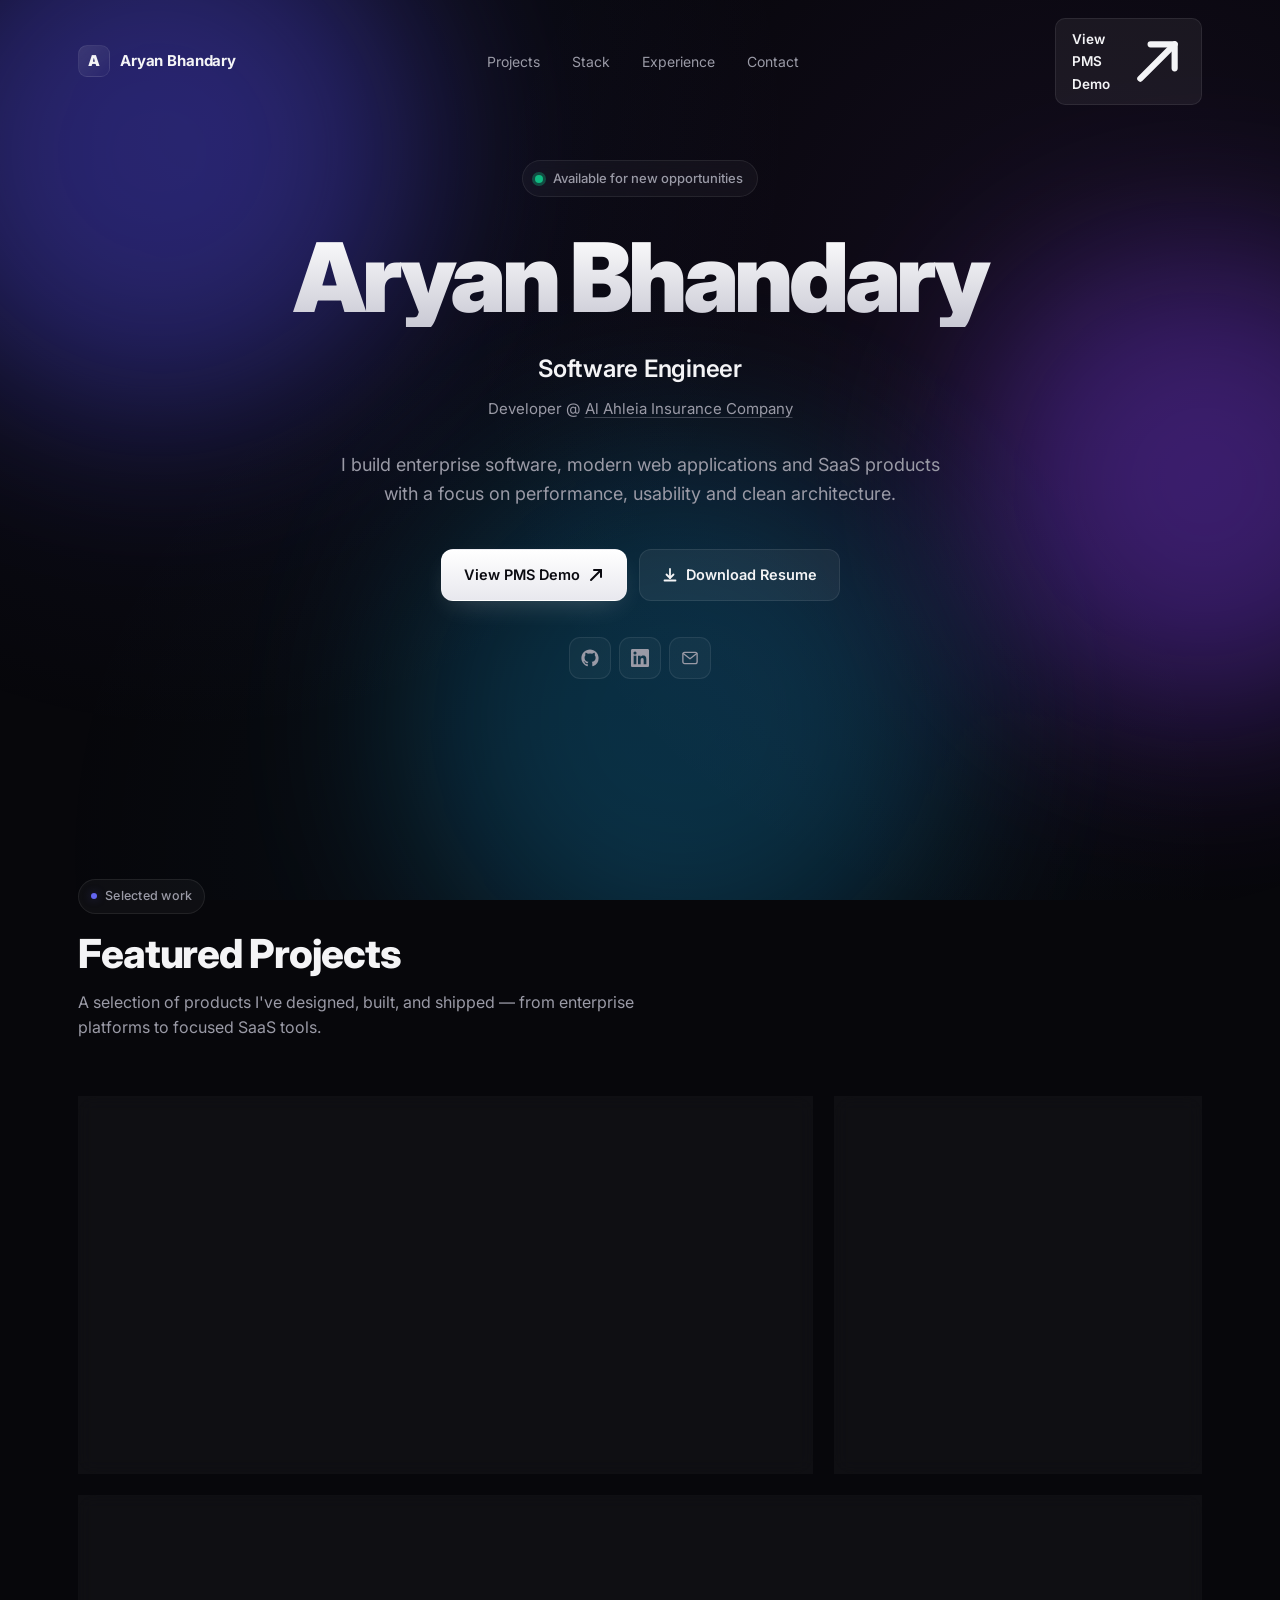
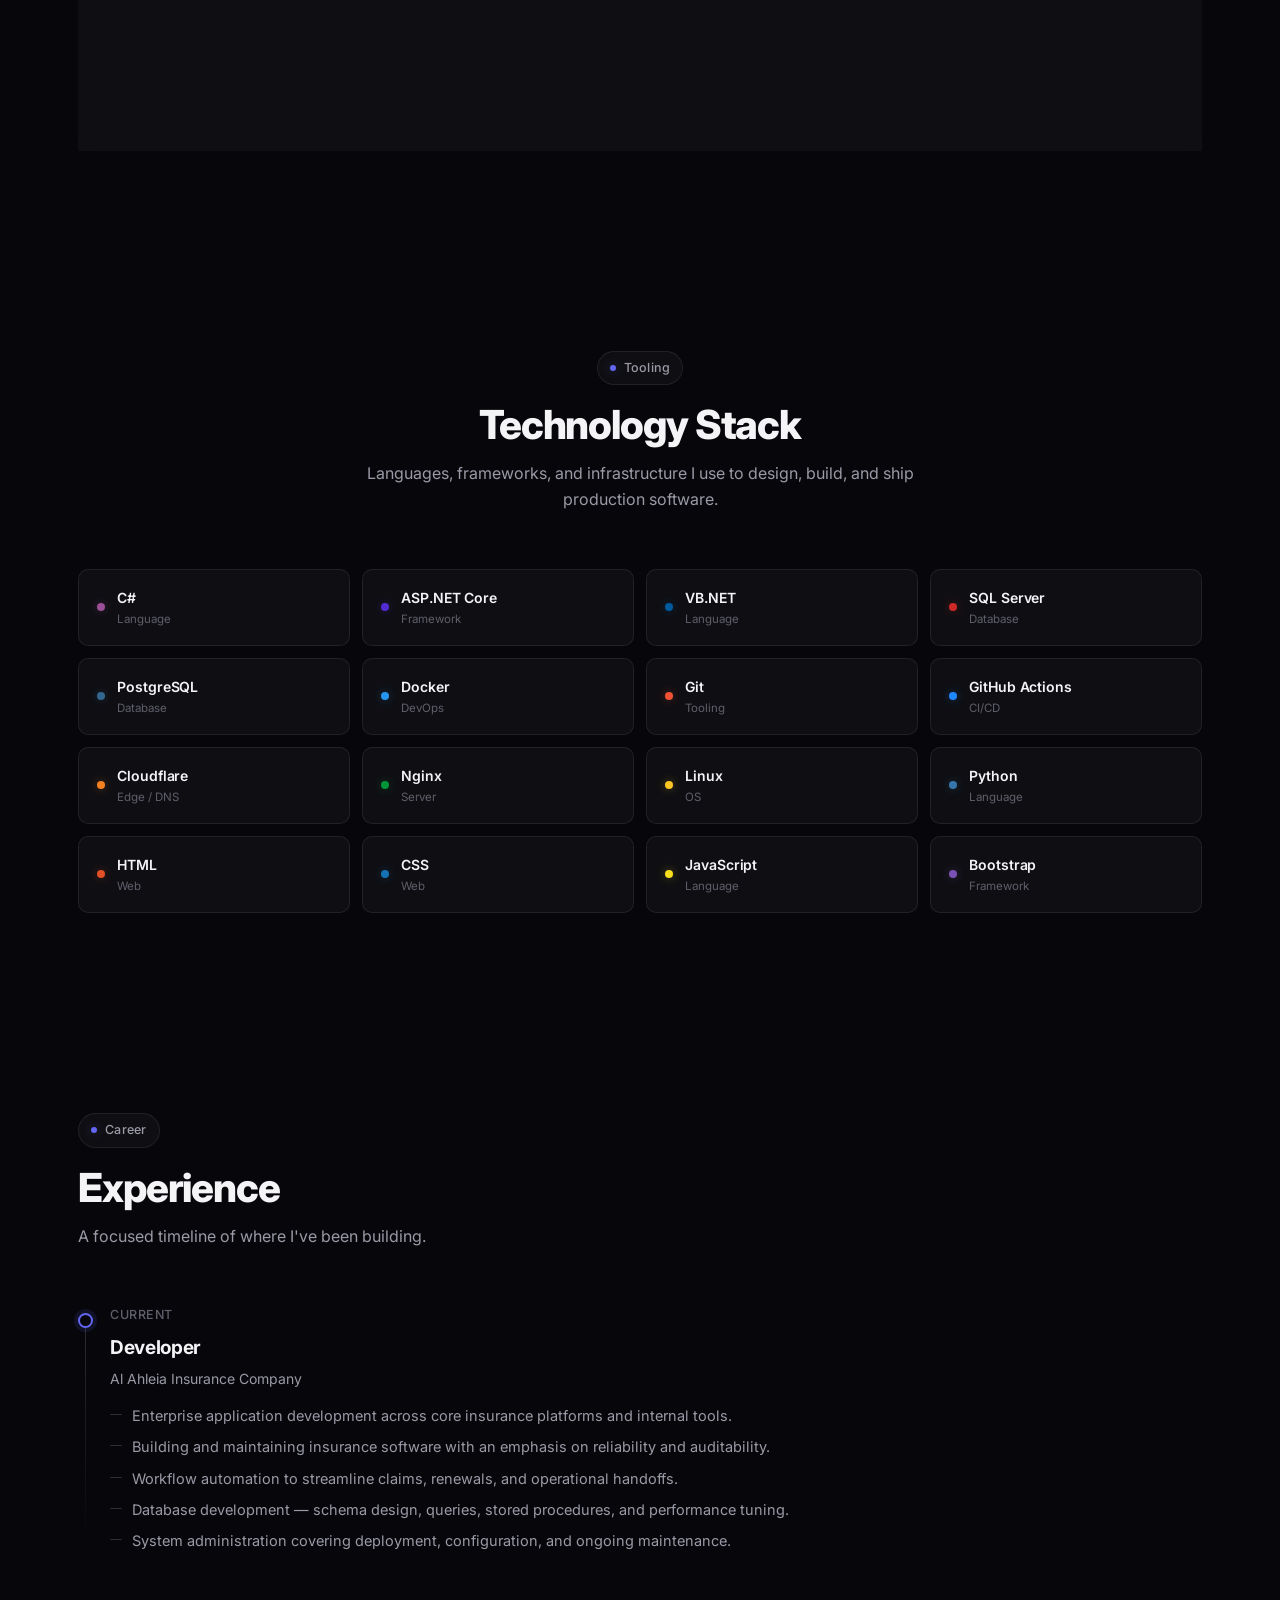
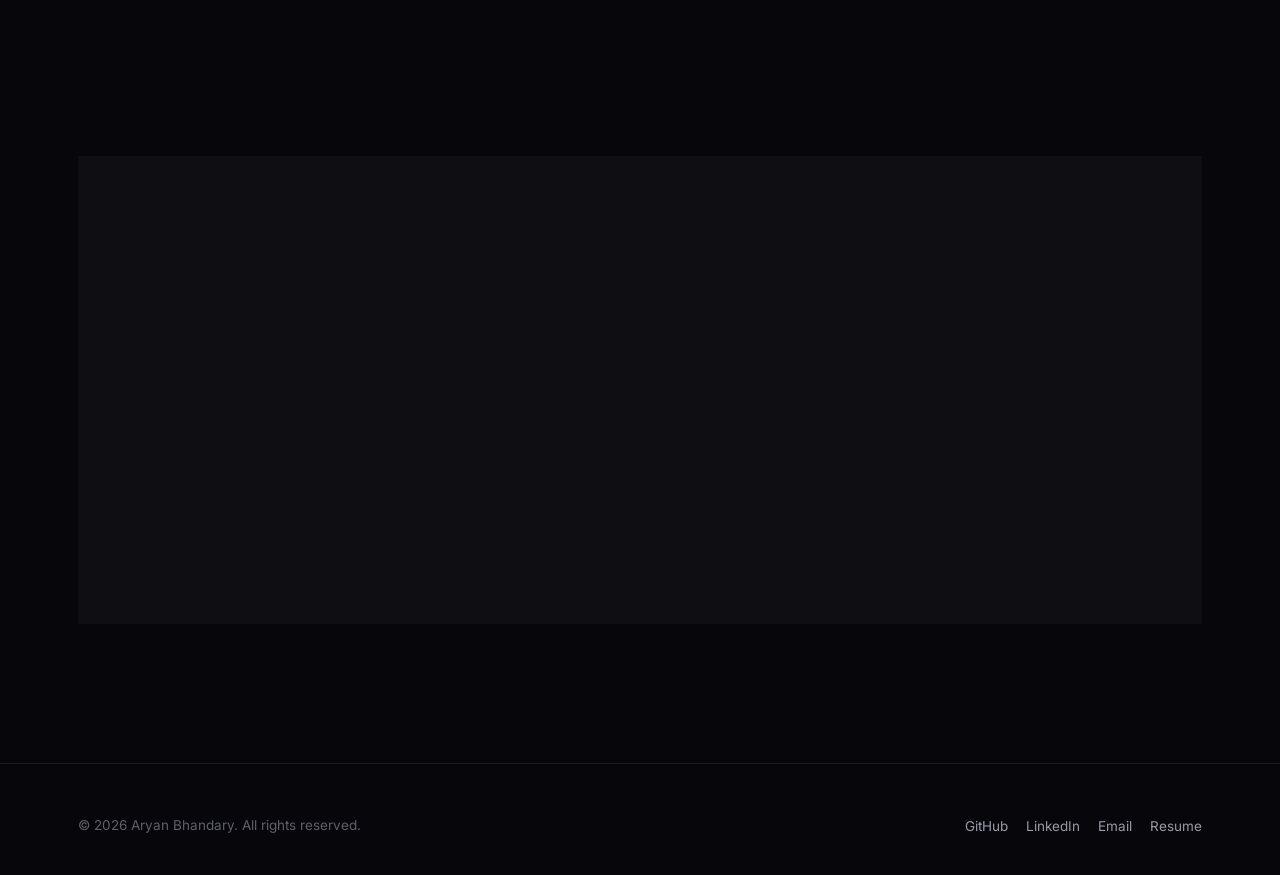
<file: deploy/sites/aryanb.dev/index.html>
<!DOCTYPE html>
<html lang="en">
<head>
<meta charset="UTF-8" />
<meta name="viewport" content="width=device-width, initial-scale=1.0" />

<title>Aryan Bhandary — Software Engineer</title>
<meta name="description" content="Aryan Bhandary is a Software Engineer building enterprise software, modern web applications, and SaaS products with a focus on performance, usability, and clean architecture." />
<meta name="author" content="Aryan Bhandary" />
<meta name="theme-color" content="#07070b" />

<!-- Open Graph -->
<meta property="og:type" content="website" />
<meta property="og:title" content="Aryan Bhandary — Software Engineer" />
<meta property="og:description" content="Software Engineer building enterprise software, modern web applications, and SaaS products with a focus on performance, usability, and clean architecture." />
<meta property="og:url" content="https://aryanb.dev" />
<meta property="og:site_name" content="Aryan Bhandary — Software Engineer" />
<meta property="og:locale" content="en_US" />

<!-- Twitter -->
<meta name="twitter:card" content="summary_large_image" />
<meta name="twitter:title" content="Aryan Bhandary — Software Engineer" />
<meta name="twitter:description" content="Software Engineer building enterprise software, modern web applications, and SaaS products." />
<meta name="twitter:creator" content="@aryanbdev" />

<!-- Favicon (inline SVG) -->
<link rel="icon" href="data:image/svg+xml,%3Csvg xmlns='http://www.w3.org/2000/svg' viewBox='0 0 100 100'%3E%3Crect width='100' height='100' rx='24' fill='%2307070b'/%3E%3Ctext x='50' y='72' font-family='Inter,sans-serif' font-size='62' font-weight='800' text-anchor='middle' fill='%23ffffff'%3EA%3C/text%3E%3C/svg%3E" />
<link rel="apple-touch-icon" href="data:image/svg+xml,%3Csvg xmlns='http://www.w3.org/2000/svg' viewBox='0 0 100 100'%3E%3Crect width='100' height='100' rx='24' fill='%2307070b'/%3E%3Ctext x='50' y='72' font-family='Inter,sans-serif' font-size='62' font-weight='800' text-anchor='middle' fill='%23ffffff'%3EA%3C/text%3E%3C/svg%3E" />

<!-- Fonts -->
<link rel="preconnect" href="https://fonts.googleapis.com" />
<link rel="preconnect" href="https://fonts.gstatic.com" crossorigin />
<link href="https://fonts.googleapis.com/css2?family=Inter:wght@400;500;600;700;800;900&display=swap" rel="stylesheet" />

<!-- JSON-LD Person -->
<script type="application/ld+json">
{
  "@context": "https://schema.org",
  "@type": "Person",
  "name": "Aryan Bhandary",
  "jobTitle": "Software Engineer",
  "email": "mailto:hello@aryanb.dev",
  "url": "https://aryanb.dev",
  "worksFor": {
    "@type": "Organization",
    "name": "Al Ahleia Insurance Company"
  },
  "sameAs": [
    "https://github.com/RedSun18",
    "https://www.linkedin.com/in/aryan-bhandary-0812b8217/"
  ]
}
</script>

<style>
  /* ===== Reset ===== */
  *, *::before, *::after { box-sizing: border-box; margin: 0; padding: 0; }
  html { scroll-behavior: smooth; -webkit-text-size-adjust: 100%; }
  @media (prefers-reduced-motion: reduce) {
    html { scroll-behavior: auto; }
    *, *::before, *::after {
      animation-duration: 0.01ms !important;
      animation-iteration-count: 1 !important;
      transition-duration: 0.01ms !important;
    }
  }

  :root {
    --bg: #07070b;
    --bg-alt: #0a0a10;
    --surface: rgba(255, 255, 255, 0.035);
    --surface-2: rgba(255, 255, 255, 0.06);
    --surface-hover: rgba(255, 255, 255, 0.075);
    --border: rgba(255, 255, 255, 0.08);
    --border-strong: rgba(255, 255, 255, 0.16);
    --text: #f4f4f6;
    --text-muted: #9a9aa6;
    --text-dim: #5f5f6b;
    --accent: #6366f1;
    --accent-2: #a855f7;
    --accent-glow: rgba(99, 102, 241, 0.35);
    --accent-2-glow: rgba(168, 85, 247, 0.28);
    --radius: 18px;
    --radius-sm: 10px;
    --radius-lg: 28px;
    --max-width: 1180px;
  }

  body {
    font-family: 'Inter', -apple-system, BlinkMacSystemFont, 'Segoe UI', Roboto, sans-serif;
    background: var(--bg);
    color: var(--text);
    line-height: 1.65;
    font-size: 16px;
    -webkit-font-smoothing: antialiased;
    -moz-osx-font-smoothing: grayscale;
    overflow-x: hidden;
    position: relative;
    min-height: 100vh;
  }

  /* ===== Background accents ===== */
  .bg-accent {
    position: fixed;
    inset: 0;
    z-index: -2;
    overflow: hidden;
    pointer-events: none;
  }
  .bg-accent::before {
    content: '';
    position: absolute;
    top: 0; left: 0; right: 0; bottom: 0;
    background:
      radial-gradient(circle at 15% 15%, rgba(99, 102, 241, 0.10), transparent 45%),
      radial-gradient(circle at 85% 35%, rgba(168, 85, 247, 0.08), transparent 50%),
      radial-gradient(circle at 50% 95%, rgba(56, 189, 248, 0.05), transparent 55%);
  }
  .bg-blob {
    position: absolute;
    border-radius: 50%;
    filter: blur(90px);
    opacity: 0.4;
    animation: float 22s ease-in-out infinite;
  }
  .blob-1 { top: -12%; left: -8%; width: 520px; height: 520px; background: #4f46e5; }
  .blob-2 { top: 28%; right: -12%; width: 460px; height: 460px; background: #7c3aed; animation-delay: -7s; }
  .blob-3 { bottom: -10%; left: 32%; width: 540px; height: 540px; background: #0ea5e9; animation-delay: -14s; opacity: 0.22; }
  @keyframes float {
    0%, 100% { transform: translate(0, 0) scale(1); }
    33% { transform: translate(40px, -30px) scale(1.06); }
    66% { transform: translate(-30px, 25px) scale(0.96); }
  }

  /* ===== Layout ===== */
  .container { width: 100%; max-width: var(--max-width); margin: 0 auto; padding: 0 28px; }

  /* ===== Nav ===== */
  .nav {
    position: fixed;
    top: 0; left: 0; right: 0;
    z-index: 100;
    padding: 18px 0;
    transition: background-color 0.35s ease, border-color 0.35s ease, backdrop-filter 0.35s ease;
    border-bottom: 1px solid transparent;
  }
  .nav.scrolled {
    background: rgba(7, 7, 11, 0.72);
    backdrop-filter: saturate(160%) blur(20px);
    -webkit-backdrop-filter: saturate(160%) blur(20px);
    border-bottom-color: var(--border);
  }
  .nav-inner {
    display: flex;
    align-items: center;
    justify-content: space-between;
    gap: 24px;
  }
  .brand {
    display: inline-flex;
    align-items: center;
    gap: 10px;
    text-decoration: none;
    color: var(--text);
    font-weight: 700;
    font-size: 15px;
    letter-spacing: -0.01em;
    transition: opacity 0.2s ease;
  }
  .brand:hover { opacity: 0.85; }
  .brand-mark {
    width: 32px; height: 32px;
    display: grid; place-items: center;
    background: linear-gradient(135deg, rgba(255,255,255,0.10), rgba(255,255,255,0.02));
    border: 1px solid var(--border);
    border-radius: 9px;
    font-weight: 900;
    font-size: 15px;
    color: var(--text);
  }

  .nav-links {
    display: flex;
    align-items: center;
    gap: 4px;
    list-style: none;
  }
  .nav-links a {
    display: inline-flex;
    align-items: center;
    padding: 8px 14px;
    font-size: 14px;
    color: var(--text-muted);
    text-decoration: none;
    border-radius: 8px;
    transition: color 0.2s ease, background-color 0.2s ease;
  }
  .nav-links a:hover { color: var(--text); background: var(--surface); }

  .nav-cta {
    display: inline-flex;
    align-items: center;
    gap: 6px;
    padding: 9px 16px;
    font-size: 13.5px;
    font-weight: 600;
    color: var(--text);
    background: var(--surface-2);
    border: 1px solid var(--border);
    border-radius: 10px;
    text-decoration: none;
    transition: transform 0.2s ease, background-color 0.2s ease, border-color 0.2s ease;
  }
  .nav-cta:hover {
    transform: translateY(-1px);
    background: var(--surface-hover);
    border-color: var(--border-strong);
  }

  .menu-btn {
    display: none;
    width: 40px; height: 40px;
    align-items: center;
    justify-content: center;
    background: var(--surface-2);
    border: 1px solid var(--border);
    border-radius: 10px;
    cursor: pointer;
    color: var(--text);
  }
  .menu-btn:hover { background: var(--surface-hover); }
  .menu-btn svg { width: 18px; height: 18px; }

  /* ===== Buttons ===== */
  .btn {
    display: inline-flex;
    align-items: center;
    justify-content: center;
    gap: 8px;
    padding: 13px 22px;
    font-size: 14.5px;
    font-weight: 600;
    text-decoration: none;
    border-radius: 12px;
    border: 1px solid transparent;
    transition: transform 0.2s ease, box-shadow 0.25s ease, background-color 0.2s ease, border-color 0.2s ease, color 0.2s ease;
    cursor: pointer;
    white-space: nowrap;
    font-family: inherit;
  }
  .btn svg { width: 16px; height: 16px; flex-shrink: 0; }
  .btn-primary {
    background: linear-gradient(180deg, #ffffff, #e8e8ee);
    color: #0a0a10;
    border-color: rgba(255,255,255,0.16);
    box-shadow: 0 10px 28px -10px rgba(255,255,255,0.22), inset 0 1px 0 rgba(255,255,255,0.5);
  }
  .btn-primary:hover {
    transform: translateY(-2px);
    box-shadow: 0 16px 40px -12px rgba(255,255,255,0.3), inset 0 1px 0 rgba(255,255,255,0.6);
  }
  .btn-secondary {
    background: var(--surface-2);
    color: var(--text);
    border-color: var(--border);
    backdrop-filter: blur(10px);
  }
  .btn-secondary:hover {
    transform: translateY(-2px);
    background: var(--surface-hover);
    border-color: var(--border-strong);
  }
  .btn-ghost {
    background: transparent;
    color: var(--text);
    border-color: var(--border);
    padding: 9px 14px;
    font-size: 13.5px;
  }
  .btn-ghost:hover {
    background: var(--surface);
    border-color: var(--border-strong);
    transform: translateY(-1px);
  }
  .btn-block { width: 100%; }

  /* ===== Section ===== */
  section { padding: 100px 0; position: relative; }
  .section-head { max-width: 640px; margin-bottom: 56px; }
  .section-head.center { margin-left: auto; margin-right: auto; text-align: center; }
  .eyebrow {
    display: inline-flex;
    align-items: center;
    gap: 8px;
    padding: 6px 12px;
    font-size: 12.5px;
    font-weight: 500;
    color: var(--text-muted);
    background: var(--surface);
    border: 1px solid var(--border);
    border-radius: 100px;
    margin-bottom: 18px;
    letter-spacing: 0.02em;
  }
  .eyebrow .dot {
    width: 6px; height: 6px;
    border-radius: 50%;
    background: var(--accent);
    box-shadow: 0 0 10px var(--accent-glow);
  }
  .section-title {
    font-size: clamp(28px, 4vw, 40px);
    font-weight: 800;
    letter-spacing: -0.028em;
    line-height: 1.1;
    margin-bottom: 14px;
  }
  .section-sub {
    font-size: 16px;
    color: var(--text-muted);
    line-height: 1.6;
    max-width: 56ch;
  }
  .section-head.center .section-sub { margin: 0 auto; }

  /* ===== Hero ===== */
  .hero { padding: 160px 0 100px; position: relative; }
  .hero-inner {
    max-width: 880px;
    margin: 0 auto;
    text-align: center;
  }
  .hero-eyebrow {
    display: inline-flex;
    align-items: center;
    gap: 10px;
    padding: 7px 14px 7px 8px;
    font-size: 13px;
    font-weight: 500;
    color: var(--text-muted);
    background: var(--surface);
    border: 1px solid var(--border);
    border-radius: 100px;
    backdrop-filter: blur(10px);
    margin-bottom: 32px;
    opacity: 0;
    animation: fadeUp 0.7s 0.05s ease forwards;
  }
  .hero-eyebrow .pulse {
    position: relative;
    width: 8px; height: 8px;
    border-radius: 50%;
    background: #10b981;
    margin-left: 4px;
  }
  .hero-eyebrow .pulse::after {
    content: '';
    position: absolute;
    inset: -3px;
    border-radius: 50%;
    background: #10b981;
    opacity: 0.35;
    animation: ping 2s cubic-bezier(0,0,0.2,1) infinite;
  }
  @keyframes ping {
    0% { transform: scale(1); opacity: 0.5; }
    80%, 100% { transform: scale(2.2); opacity: 0; }
  }

  .hero h1 {
    font-size: clamp(46px, 8.5vw, 96px);
    font-weight: 900;
    line-height: 1.02;
    letter-spacing: -0.045em;
    margin-bottom: 22px;
    background: linear-gradient(180deg, #ffffff 0%, #c9c9d4 100%);
    -webkit-background-clip: text;
    background-clip: text;
    -webkit-text-fill-color: transparent;
    opacity: 0;
    animation: fadeUp 0.8s 0.12s ease forwards;
  }
  .hero-role {
    font-size: clamp(18px, 2.4vw, 24px);
    font-weight: 600;
    color: var(--text);
    margin-bottom: 8px;
    letter-spacing: -0.01em;
    opacity: 0;
    animation: fadeUp 0.8s 0.2s ease forwards;
  }
  .hero-company {
    font-size: 15px;
    color: var(--text-muted);
    margin-bottom: 28px;
    opacity: 0;
    animation: fadeUp 0.8s 0.26s ease forwards;
  }
  .hero-company a {
    color: var(--text-muted);
    text-decoration: underline;
    text-decoration-color: rgba(154,154,166,0.35);
    text-underline-offset: 3px;
    transition: color 0.2s ease;
  }
  .hero-company a:hover { color: var(--text); }
  .hero-desc {
    font-size: clamp(16px, 1.5vw, 18px);
    color: var(--text-muted);
    max-width: 620px;
    margin: 0 auto 40px;
    line-height: 1.65;
    opacity: 0;
    animation: fadeUp 0.8s 0.32s ease forwards;
  }
  .hero-cta {
    display: flex;
    flex-wrap: wrap;
    gap: 12px;
    justify-content: center;
    margin-bottom: 36px;
    opacity: 0;
    animation: fadeUp 0.8s 0.4s ease forwards;
  }
  .hero-socials {
    display: flex;
    gap: 8px;
    justify-content: center;
    opacity: 0;
    animation: fadeUp 0.8s 0.48s ease forwards;
  }
  .icon-btn {
    width: 42px; height: 42px;
    display: inline-flex;
    align-items: center;
    justify-content: center;
    background: var(--surface);
    border: 1px solid var(--border);
    border-radius: 11px;
    color: var(--text-muted);
    text-decoration: none;
    transition: transform 0.2s ease, color 0.2s ease, background-color 0.2s ease, border-color 0.2s ease;
  }
  .icon-btn svg { width: 18px; height: 18px; }
  .icon-btn:hover {
    transform: translateY(-2px);
    color: var(--text);
    background: var(--surface-hover);
    border-color: var(--border-strong);
  }

  @keyframes fadeUp {
    from { opacity: 0; transform: translateY(20px); }
    to { opacity: 1; transform: translateY(0); }
  }
  @keyframes fadeIn {
    from { opacity: 0; }
    to { opacity: 1; }
  }

  /* ===== Projects ===== */
  .projects-grid {
    display: grid;
    grid-template-columns: repeat(1, 1fr);
    gap: 22px;
  }
  @media (min-width: 880px) {
    .projects-grid { grid-template-columns: 2fr 1fr; }
    .projects-grid .project:nth-child(3) { grid-column: span 2; }
  }
  .project {
    position: relative;
    background: var(--surface);
    border: 1px solid var(--border);
    border-radius: var(--radius);
    padding: 28px;
    overflow: hidden;
    transition: transform 0.3s ease, border-color 0.3s ease, background-color 0.3s ease;
    display: flex;
    flex-direction: column;
    backdrop-filter: blur(8px);
  }
  .project::before {
    content: '';
    position: absolute;
    inset: 0;
    background: radial-gradient(600px circle at var(--mx, 50%) var(--my, 0%), rgba(99, 102, 241, 0.10), transparent 45%);
    opacity: 0;
    transition: opacity 0.4s ease;
    pointer-events: none;
  }
  .project:hover {
    transform: translateY(-4px);
    border-color: var(--border-strong);
    background: var(--surface-2);
  }
  .project:hover::before { opacity: 1; }

  .project-head {
    display: flex;
    align-items: flex-start;
    justify-content: space-between;
    gap: 16px;
    margin-bottom: 22px;
  }
  .project-icon {
    width: 44px; height: 44px;
    display: grid; place-items: center;
    background: linear-gradient(135deg, rgba(99,102,241,0.18), rgba(168,85,247,0.12));
    border: 1px solid var(--border);
    border-radius: 12px;
    color: var(--text);
  }
  .project-icon svg { width: 20px; height: 20px; }

  .badge {
    display: inline-flex;
    align-items: center;
    gap: 6px;
    padding: 4px 10px;
    font-size: 11.5px;
    font-weight: 500;
    letter-spacing: 0.02em;
    border-radius: 100px;
    border: 1px solid var(--border);
    background: var(--surface);
    color: var(--text-muted);
    white-space: nowrap;
  }
  .badge.live { color: #10b981; border-color: rgba(16, 185, 129, 0.25); background: rgba(16, 185, 129, 0.08); }
  .badge.soon { color: #f59e0b; border-color: rgba(245, 158, 11, 0.25); background: rgba(245, 158, 11, 0.08); }
  .badge .dot {
    width: 5px; height: 5px;
    border-radius: 50%;
    background: currentColor;
  }

  .project h3 {
    font-size: 22px;
    font-weight: 700;
    letter-spacing: -0.02em;
    margin-bottom: 8px;
  }
  .project-desc {
    color: var(--text-muted);
    font-size: 14.5px;
    line-height: 1.6;
    margin-bottom: 22px;
    flex: 1;
  }
  .project-stack {
    display: flex;
    flex-wrap: wrap;
    gap: 6px;
    margin-bottom: 22px;
  }
  .stack-tag {
    font-size: 11.5px;
    font-weight: 500;
    color: var(--text-muted);
    padding: 4px 10px;
    background: var(--surface-2);
    border: 1px solid var(--border);
    border-radius: 7px;
  }
  .project-actions {
    display: flex;
    flex-wrap: wrap;
    gap: 10px;
  }

  /* ===== Tech Stack ===== */
  .stack-grid {
    display: grid;
    grid-template-columns: repeat(2, 1fr);
    gap: 12px;
  }
  @media (min-width: 640px) { .stack-grid { grid-template-columns: repeat(3, 1fr); } }
  @media (min-width: 980px) { .stack-grid { grid-template-columns: repeat(4, 1fr); } }
  .tech {
    display: flex;
    align-items: center;
    gap: 12px;
    padding: 16px 18px;
    background: var(--surface);
    border: 1px solid var(--border);
    border-radius: var(--radius-sm);
    transition: transform 0.2s ease, background-color 0.2s ease, border-color 0.2s ease;
  }
  .tech:hover {
    transform: translateY(-2px);
    background: var(--surface-2);
    border-color: var(--border-strong);
  }
  .tech-dot {
    width: 8px; height: 8px;
    border-radius: 50%;
    flex-shrink: 0;
  }
  .tech-name {
    font-size: 14px;
    font-weight: 600;
    color: var(--text);
    letter-spacing: -0.005em;
  }
  .tech-cat {
    font-size: 11.5px;
    color: var(--text-dim);
    margin-top: 1px;
  }

  /* ===== Experience timeline ===== */
  .timeline {
    position: relative;
    padding-left: 32px;
    max-width: 760px;
  }
  .timeline::before {
    content: '';
    position: absolute;
    left: 7px;
    top: 8px;
    bottom: 8px;
    width: 1px;
    background: linear-gradient(180deg, var(--border-strong), var(--border), transparent);
  }
  .tl-item { position: relative; padding-bottom: 4px; }
  .tl-item::before {
    content: '';
    position: absolute;
    left: -32px;
    top: 8px;
    width: 15px; height: 15px;
    border-radius: 50%;
    background: var(--bg);
    border: 2px solid var(--accent);
    box-shadow: 0 0 0 4px rgba(99, 102, 241, 0.12);
  }
  .tl-period {
    font-size: 12.5px;
    color: var(--text-dim);
    font-weight: 500;
    letter-spacing: 0.04em;
    text-transform: uppercase;
    margin-bottom: 6px;
  }
  .tl-role {
    font-size: 19px;
    font-weight: 700;
    letter-spacing: -0.018em;
    margin-bottom: 4px;
  }
  .tl-company {
    font-size: 14px;
    color: var(--text-muted);
    margin-bottom: 14px;
  }
  .tl-list {
    list-style: none;
    display: grid;
    gap: 8px;
  }
  .tl-list li {
    position: relative;
    padding-left: 22px;
    color: var(--text-muted);
    font-size: 14.5px;
    line-height: 1.6;
  }
  .tl-list li::before {
    content: '';
    position: absolute;
    left: 0;
    top: 10px;
    width: 12px;
    height: 1px;
    background: var(--border-strong);
  }

  /* ===== Contact ===== */
  .contact-card {
    background: var(--surface);
    border: 1px solid var(--border);
    border-radius: var(--radius-lg);
    padding: 56px 40px;
    text-align: center;
    backdrop-filter: blur(10px);
    position: relative;
    overflow: hidden;
  }
  .contact-card::before {
    content: '';
    position: absolute;
    top: -50%; left: 50%;
    transform: translateX(-50%);
    width: 600px; height: 400px;
    background: radial-gradient(circle, rgba(99, 102, 241, 0.12), transparent 60%);
    pointer-events: none;
  }
  .contact-card > * { position: relative; }
  .contact-card h2 {
    font-size: clamp(28px, 4vw, 40px);
    font-weight: 800;
    letter-spacing: -0.028em;
    margin-bottom: 14px;
  }
  .contact-card p {
    color: var(--text-muted);
    max-width: 480px;
    margin: 0 auto 32px;
    font-size: 16px;
  }
  .contact-email {
    display: inline-flex;
    align-items: center;
    gap: 10px;
    font-size: clamp(18px, 2.5vw, 24px);
    font-weight: 600;
    color: var(--text);
    text-decoration: none;
    padding: 12px 22px;
    background: var(--surface-2);
    border: 1px solid var(--border);
    border-radius: 14px;
    margin-bottom: 28px;
    transition: transform 0.2s ease, background-color 0.2s ease, border-color 0.2s ease;
    letter-spacing: -0.01em;
  }
  .contact-email:hover {
    transform: translateY(-2px);
    background: var(--surface-hover);
    border-color: var(--border-strong);
  }
  .contact-email svg { width: 20px; height: 20px; color: var(--text-muted); }
  .contact-socials {
    display: flex;
    gap: 10px;
    justify-content: center;
  }

  /* ===== Footer ===== */
  footer {
    padding: 48px 0 36px;
    border-top: 1px solid var(--border);
    margin-top: 40px;
  }
  .footer-inner {
    display: flex;
    flex-wrap: wrap;
    align-items: center;
    justify-content: space-between;
    gap: 16px;
  }
  .footer-inner p {
    color: var(--text-dim);
    font-size: 13.5px;
  }
  .footer-links {
    display: flex;
    gap: 18px;
    list-style: none;
  }
  .footer-links a {
    color: var(--text-muted);
    text-decoration: none;
    font-size: 13.5px;
    transition: color 0.2s ease;
  }
  .footer-links a:hover { color: var(--text); }

  /* ===== Scroll reveal ===== */
  .reveal {
    opacity: 0;
    transform: translateY(24px);
    transition: opacity 0.7s ease, transform 0.7s ease;
  }
  .reveal.in {
    opacity: 1;
    transform: translateY(0);
  }

  /* ===== Responsive ===== */
  @media (max-width: 820px) {
    .nav-links { display: none; }
    .nav-cta { display: none; }
    .menu-btn { display: inline-flex; }
    .nav-links.open {
      display: flex;
      position: absolute;
      top: calc(100% + 10px);
      left: 16px;
      right: 16px;
      flex-direction: column;
      align-items: stretch;
      gap: 2px;
      padding: 10px;
      background: rgba(10, 10, 16, 0.96);
      backdrop-filter: blur(20px);
      border: 1px solid var(--border);
      border-radius: 14px;
      box-shadow: 0 20px 50px -10px rgba(0,0,0,0.5);
    }
    .nav-links.open a { padding: 12px 14px; border-radius: 8px; }
    .nav-links.open .nav-cta-mobile { display: inline-flex; margin-top: 6px; }
  }
  @media (max-width: 600px) {
    section { padding: 72px 0; }
    .hero { padding: 130px 0 80px; }
    .project { padding: 24px; }
    .contact-card { padding: 40px 22px; }
    .container { padding: 0 20px; }
    .hero-cta { flex-direction: column; align-items: stretch; }
    .hero-cta .btn { width: 100%; }
  }
</style>
</head>
<body>

<!-- Background -->
<div class="bg-accent" aria-hidden="true">
  <div class="bg-blob blob-1"></div>
  <div class="bg-blob blob-2"></div>
  <div class="bg-blob blob-3"></div>
</div>

<!-- Nav -->
<header class="nav" id="nav">
  <div class="container nav-inner">
    <a href="#top" class="brand" aria-label="Aryan Bhandary — Home">
      <span class="brand-mark" aria-hidden="true">A</span>
      <span>Aryan Bhandary</span>
    </a>
    <nav aria-label="Primary">
      <ul class="nav-links" id="navLinks">
        <li><a href="#projects">Projects</a></li>
        <li><a href="#stack">Stack</a></li>
        <li><a href="#experience">Experience</a></li>
        <li><a href="#contact">Contact</a></li>
        <li><a href="https://pms.aryanb.dev" class="nav-cta-mobile btn btn-secondary btn-block" style="display:none" target="_blank" rel="noopener">View PMS Demo</a></li>
      </ul>
    </nav>
    <a href="https://pms.aryanb.dev" class="nav-cta" target="_blank" rel="noopener">
      View PMS Demo
      <svg viewBox="0 0 16 16" fill="none" stroke="currentColor" stroke-width="1.8" stroke-linecap="round" stroke-linejoin="round" aria-hidden="true"><path d="M6 3h7v7"/><path d="M13 3 3 13"/></svg>
    </a>
    <button class="menu-btn" id="menuBtn" aria-label="Toggle menu" aria-expanded="false" aria-controls="navLinks">
      <svg id="menuIcon" viewBox="0 0 16 16" fill="none" stroke="currentColor" stroke-width="1.8" stroke-linecap="round" aria-hidden="true"><path d="M2 4h12M2 8h12M2 12h12"/></svg>
    </button>
  </div>
</header>

<main id="top">

  <!-- Hero -->
  <section class="hero">
    <div class="container">
      <div class="hero-inner">
        <span class="hero-eyebrow">
          <span class="pulse" aria-hidden="true"></span>
          Available for new opportunities
        </span>
        <h1>Aryan Bhandary</h1>
        <p class="hero-role">Software Engineer</p>
        <p class="hero-company">Developer @ <a href="https://www.linkedin.com/in/aryan-bhandary-0812b8217/" target="_blank" rel="noopener">Al Ahleia Insurance Company</a></p>
        <p class="hero-desc">
          I build enterprise software, modern web applications and SaaS products with a focus on performance, usability and clean architecture.
        </p>
        <div class="hero-cta">
          <a href="https://pms.aryanb.dev" class="btn btn-primary" target="_blank" rel="noopener">
            View PMS Demo
            <svg viewBox="0 0 16 16" fill="none" stroke="currentColor" stroke-width="2" stroke-linecap="round" stroke-linejoin="round" aria-hidden="true"><path d="M6 3h7v7"/><path d="M13 3 3 13"/></svg>
          </a>
          <a href="/resume.pdf" class="btn btn-secondary" download>
            <svg viewBox="0 0 16 16" fill="none" stroke="currentColor" stroke-width="1.8" stroke-linecap="round" stroke-linejoin="round" aria-hidden="true"><path d="M8 2v9"/><path d="M4.5 7.5 8 11l3.5-3.5"/><path d="M2.5 13.5h11"/></svg>
            Download Resume
          </a>
        </div>
        <div class="hero-socials">
          <a href="https://github.com/RedSun18" class="icon-btn" target="_blank" rel="noopener" aria-label="GitHub">
            <svg viewBox="0 0 24 24" fill="currentColor" aria-hidden="true"><path d="M12 .5C5.65.5.5 5.65.5 12c0 5.08 3.29 9.39 7.86 10.91.58.11.79-.25.79-.56v-2c-3.2.7-3.88-1.54-3.88-1.54-.53-1.34-1.3-1.7-1.3-1.7-1.06-.72.08-.71.08-.71 1.17.08 1.79 1.2 1.79 1.2 1.04 1.78 2.73 1.27 3.4.97.11-.75.41-1.27.74-1.56-2.55-.29-5.23-1.28-5.23-5.69 0-1.26.45-2.28 1.19-3.09-.12-.29-.52-1.46.11-3.05 0 0 .97-.31 3.18 1.18a11 11 0 0 1 5.8 0c2.2-1.49 3.17-1.18 3.17-1.18.63 1.59.23 2.76.11 3.05.74.81 1.19 1.83 1.19 3.09 0 4.42-2.69 5.39-5.25 5.68.42.36.79 1.07.79 2.16v3.2c0 .31.21.68.8.56A11.51 11.51 0 0 0 23.5 12C23.5 5.65 18.35.5 12 .5Z"/></svg>
          </a>
          <a href="https://www.linkedin.com/in/aryan-bhandary-0812b8217/" class="icon-btn" target="_blank" rel="noopener" aria-label="LinkedIn">
            <svg viewBox="0 0 24 24" fill="currentColor" aria-hidden="true"><path d="M20.45 20.45h-3.56v-5.57c0-1.33-.02-3.04-1.85-3.04-1.85 0-2.14 1.45-2.14 2.94v5.67H9.35V9h3.42v1.56h.05c.48-.9 1.64-1.85 3.37-1.85 3.6 0 4.27 2.37 4.27 5.46v6.28ZM5.34 7.43a2.07 2.07 0 1 1 0-4.14 2.07 2.07 0 0 1 0 4.14ZM7.12 20.45H3.56V9h3.56v11.45ZM22.22 0H1.77C.79 0 0 .77 0 1.73v20.54C0 23.23.79 24 1.77 24h20.45c.98 0 1.78-.77 1.78-1.73V1.73C24 .77 23.2 0 22.22 0Z"/></svg>
          </a>
          <a href="mailto:hello@aryanb.dev" class="icon-btn" aria-label="Email">
            <svg viewBox="0 0 24 24" fill="none" stroke="currentColor" stroke-width="1.8" stroke-linecap="round" stroke-linejoin="round" aria-hidden="true"><rect x="2.5" y="4.5" width="19" height="15" rx="2.5"/><path d="m3 6 9 7 9-7"/></svg>
          </a>
        </div>
      </div>
    </div>
  </section>

  <!-- Projects -->
  <section id="projects" class="reveal">
    <div class="container">
      <div class="section-head">
        <span class="eyebrow"><span class="dot"></span> Selected work</span>
        <h2 class="section-title">Featured Projects</h2>
        <p class="section-sub">A selection of products I've designed, built, and shipped — from enterprise platforms to focused SaaS tools.</p>
      </div>

      <div class="projects-grid">
        <!-- Project 1 -->
        <article class="project" data-tilt>
          <div class="project-head">
            <div class="project-icon" aria-hidden="true">
              <svg viewBox="0 0 24 24" fill="none" stroke="currentColor" stroke-width="1.8" stroke-linecap="round" stroke-linejoin="round"><path d="M3 7h18M3 12h18M3 17h18"/><circle cx="6" cy="7" r="1.2" fill="currentColor"/><circle cx="6" cy="12" r="1.2" fill="currentColor"/><circle cx="6" cy="17" r="1.2" fill="currentColor"/></svg>
            </div>
            <span class="badge live"><span class="dot"></span> Live</span>
          </div>
          <h3>Performance Management System</h3>
          <p class="project-desc">Enterprise HR Performance Management platform built with ASP.NET Core. Streamlines goal setting, reviews, feedback, and analytics across the organization with role-based access and auditable workflows.</p>
          <div class="project-stack">
            <span class="stack-tag">ASP.NET Core</span>
            <span class="stack-tag">C#</span>
            <span class="stack-tag">SQL Server</span>
            <span class="stack-tag">Bootstrap</span>
          </div>
          <div class="project-actions">
            <a href="https://pms.aryanb.dev" class="btn btn-primary" target="_blank" rel="noopener">
              Live Demo
              <svg viewBox="0 0 16 16" fill="none" stroke="currentColor" stroke-width="2" stroke-linecap="round" stroke-linejoin="round" aria-hidden="true"><path d="M6 3h7v7"/><path d="M13 3 3 13"/></svg>
            </a>
            <a href="https://docs.aryanb.dev" class="btn btn-ghost" target="_blank" rel="noopener">
              Documentation
              <svg viewBox="0 0 16 16" fill="none" stroke="currentColor" stroke-width="1.8" stroke-linecap="round" stroke-linejoin="round" aria-hidden="true"><path d="M4 3h6l3 3v8a1 1 0 0 1-1 1H4a1 1 0 0 1-1-1V4a1 1 0 0 1 1-1Z"/><path d="M9 3v4h4"/></svg>
            </a>
          </div>
        </article>

        <!-- Project 2 -->
        <article class="project" data-tilt>
          <div class="project-head">
            <div class="project-icon" aria-hidden="true">
              <svg viewBox="0 0 24 24" fill="none" stroke="currentColor" stroke-width="1.8" stroke-linecap="round" stroke-linejoin="round"><path d="M21 12a9 9 0 1 1-3.5-7.1"/><path d="M21 4v5h-5"/></svg>
            </div>
            <span class="badge soon"><span class="dot"></span> Coming Soon</span>
          </div>
          <h3>RenewalFlow</h3>
          <p class="project-desc">Insurance CRM SaaS that automates policy renewals, reminders, and client communications — purpose-built for insurance workflows.</p>
          <div class="project-stack">
            <span class="stack-tag">SaaS</span>
            <span class="stack-tag">CRM</span>
            <span class="stack-tag">Insurance</span>
          </div>
          <div class="project-actions">
            <a href="https://renewalflow.aryanb.dev" class="btn btn-ghost" target="_blank" rel="noopener">
              Join Waitlist
              <svg viewBox="0 0 16 16" fill="none" stroke="currentColor" stroke-width="2" stroke-linecap="round" stroke-linejoin="round" aria-hidden="true"><path d="M6 3h7v7"/><path d="M13 3 3 13"/></svg>
            </a>
          </div>
        </article>

        <!-- Project 3 -->
        <article class="project" data-tilt>
          <div class="project-head">
            <div class="project-icon" aria-hidden="true">
              <svg viewBox="0 0 24 24" fill="none" stroke="currentColor" stroke-width="1.8" stroke-linecap="round" stroke-linejoin="round"><path d="M4 3h6l3 3v8a1 1 0 0 1-1 1H4a1 1 0 0 1-1-1V4a1 1 0 0 1 1-1Z"/><path d="M9 3v4h4"/><path d="M8 13h6M8 10h6"/></svg>
            </div>
            <span class="badge"><span class="dot"></span> Docs</span>
          </div>
          <h3>Technical Documentation</h3>
          <p class="project-desc">Architecture diagrams, system design notes, and engineering documentation covering the platforms I build — from data models to deployment topology.</p>
          <div class="project-actions">
            <a href="https://docs.aryanb.dev" class="btn btn-ghost" target="_blank" rel="noopener">
              Browse documentation
              <svg viewBox="0 0 16 16" fill="none" stroke="currentColor" stroke-width="1.8" stroke-linecap="round" stroke-linejoin="round" aria-hidden="true"><path d="M6 3h7v7"/><path d="M13 3 3 13"/></svg>
            </a>
          </div>
        </article>
      </div>
    </div>
  </section>

  <!-- Tech Stack -->
  <section id="stack" class="reveal">
    <div class="container">
      <div class="section-head center">
        <span class="eyebrow"><span class="dot"></span> Tooling</span>
        <h2 class="section-title">Technology Stack</h2>
        <p class="section-sub">Languages, frameworks, and infrastructure I use to design, build, and ship production software.</p>
      </div>

      <div class="stack-grid" id="stackGrid">
        <!-- populated by JS to keep markup tight -->
      </div>
    </div>
  </section>

  <!-- Experience -->
  <section id="experience" class="reveal">
    <div class="container">
      <div class="section-head">
        <span class="eyebrow"><span class="dot"></span> Career</span>
        <h2 class="section-title">Experience</h2>
        <p class="section-sub">A focused timeline of where I've been building.</p>
      </div>

      <div class="timeline">
        <div class="tl-item">
          <p class="tl-period">Current</p>
          <h3 class="tl-role">Developer</h3>
          <p class="tl-company">Al Ahleia Insurance Company</p>
          <ul class="tl-list">
            <li>Enterprise application development across core insurance platforms and internal tools.</li>
            <li>Building and maintaining insurance software with an emphasis on reliability and auditability.</li>
            <li>Workflow automation to streamline claims, renewals, and operational handoffs.</li>
            <li>Database development — schema design, queries, stored procedures, and performance tuning.</li>
            <li>System administration covering deployment, configuration, and ongoing maintenance.</li>
          </ul>
        </div>
      </div>
    </div>
  </section>

  <!-- Contact -->
  <section id="contact" class="reveal">
    <div class="container">
      <div class="contact-card">
        <span class="eyebrow"><span class="dot"></span> Contact</span>
        <h2>Let's build something.</h2>
        <p>Have a role, a project, or just want to say hello? My inbox is always open.</p>
        <a href="mailto:hello@aryanb.dev" class="contact-email">
          <svg viewBox="0 0 24 24" fill="none" stroke="currentColor" stroke-width="1.8" stroke-linecap="round" stroke-linejoin="round" aria-hidden="true"><rect x="2.5" y="4.5" width="19" height="15" rx="2.5"/><path d="m3 6 9 7 9-7"/></svg>
          hello@aryanb.dev
        </a>
        <div class="contact-socials">
          <a href="https://github.com/RedSun18" class="icon-btn" target="_blank" rel="noopener" aria-label="GitHub">
            <svg viewBox="0 0 24 24" fill="currentColor" aria-hidden="true"><path d="M12 .5C5.65.5.5 5.65.5 12c0 5.08 3.29 9.39 7.86 10.91.58.11.79-.25.79-.56v-2c-3.2.7-3.88-1.54-3.88-1.54-.53-1.34-1.3-1.7-1.3-1.7-1.06-.72.08-.71.08-.71 1.17.08 1.79 1.2 1.79 1.2 1.04 1.78 2.73 1.27 3.4.97.11-.75.41-1.27.74-1.56-2.55-.29-5.23-1.28-5.23-5.69 0-1.26.45-2.28 1.19-3.09-.12-.29-.52-1.46.11-3.05 0 0 .97-.31 3.18 1.18a11 11 0 0 1 5.8 0c2.2-1.49 3.17-1.18 3.17-1.18.63 1.59.23 2.76.11 3.05.74.81 1.19 1.83 1.19 3.09 0 4.42-2.69 5.39-5.25 5.68.42.36.79 1.07.79 2.16v3.2c0 .31.21.68.8.56A11.51 11.51 0 0 0 23.5 12C23.5 5.65 18.35.5 12 .5Z"/></svg>
          </a>
          <a href="https://www.linkedin.com/in/aryan-bhandary-0812b8217/" class="icon-btn" target="_blank" rel="noopener" aria-label="LinkedIn">
            <svg viewBox="0 0 24 24" fill="currentColor" aria-hidden="true"><path d="M20.45 20.45h-3.56v-5.57c0-1.33-.02-3.04-1.85-3.04-1.85 0-2.14 1.45-2.14 2.94v5.67H9.35V9h3.42v1.56h.05c.48-.9 1.64-1.85 3.37-1.85 3.6 0 4.27 2.37 4.27 5.46v6.28ZM5.34 7.43a2.07 2.07 0 1 1 0-4.14 2.07 2.07 0 0 1 0 4.14ZM7.12 20.45H3.56V9h3.56v11.45ZM22.22 0H1.77C.79 0 0 .77 0 1.73v20.54C0 23.23.79 24 1.77 24h20.45c.98 0 1.78-.77 1.78-1.73V1.73C24 .77 23.2 0 22.22 0Z"/></svg>
          </a>
        </div>
      </div>
    </div>
  </section>

</main>

<footer>
  <div class="container footer-inner">
    <p>© <span id="year"></span> Aryan Bhandary. All rights reserved.</p>
    <ul class="footer-links">
      <li><a href="https://github.com/RedSun18" target="_blank" rel="noopener">GitHub</a></li>
      <li><a href="https://www.linkedin.com/in/aryan-bhandary-0812b8217/" target="_blank" rel="noopener">LinkedIn</a></li>
      <li><a href="mailto:hello@aryanb.dev">Email</a></li>
      <li><a href="/resume.pdf">Resume</a></li>
    </ul>
  </div>
</footer>

<script>
  // Year
  document.getElementById('year').textContent = new Date().getFullYear();

  // Nav scroll state
  const nav = document.getElementById('nav');
  const onScroll = () => {
    if (window.scrollY > 12) nav.classList.add('scrolled');
    else nav.classList.remove('scrolled');
  };
  window.addEventListener('scroll', onScroll, { passive: true });
  onScroll();

  // Mobile menu
  const menuBtn = document.getElementById('menuBtn');
  const navLinks = document.getElementById('navLinks');
  const menuIcon = document.getElementById('menuIcon');
  let menuOpen = false;

  function setMenu(open) {
    menuOpen = open;
    navLinks.classList.toggle('open', open);
    menuBtn.setAttribute('aria-expanded', String(open));
    menuIcon.innerHTML = open
      ? '<path d="M3 3l10 10M13 3 3 13"/>'
      : '<path d="M2 4h12M2 8h12M2 12h12"/>';
  }
  menuBtn.addEventListener('click', () => setMenu(!menuOpen));
  navLinks.querySelectorAll('a').forEach(a => a.addEventListener('click', () => setMenu(false)));
  document.addEventListener('keydown', (e) => { if (e.key === 'Escape' && menuOpen) setMenu(false); });

  // Scroll reveal
  const revealEls = document.querySelectorAll('.reveal');
  const io = new IntersectionObserver((entries) => {
    entries.forEach(e => {
      if (e.isIntersecting) {
        e.target.classList.add('in');
        io.unobserve(e.target);
      }
    });
  }, { threshold: 0.12, rootMargin: '0px 0px -40px 0px' });
  revealEls.forEach(el => io.observe(el));

  // Tech stack data
  const stack = [
    { name: 'C#',            cat: 'Language',        color: '#9b4f96' },
    { name: 'ASP.NET Core',  cat: 'Framework',       color: '#512bd4' },
    { name: 'VB.NET',        cat: 'Language',        color: '#005a9e' },
    { name: 'SQL Server',    cat: 'Database',        color: '#cc2927' },
    { name: 'PostgreSQL',    cat: 'Database',        color: '#336791' },
    { name: 'Docker',        cat: 'DevOps',          color: '#2496ed' },
    { name: 'Git',           cat: 'Tooling',         color: '#f05133' },
    { name: 'GitHub Actions',cat: 'CI/CD',           color: '#2088ff' },
    { name: 'Cloudflare',    cat: 'Edge / DNS',      color: '#f38020' },
    { name: 'Nginx',         cat: 'Server',          color: '#009639' },
    { name: 'Linux',         cat: 'OS',              color: '#fcc624' },
    { name: 'Python',        cat: 'Language',        color: '#3776ab' },
    { name: 'HTML',          cat: 'Web',             color: '#e34f26' },
    { name: 'CSS',           cat: 'Web',             color: '#1572b6' },
    { name: 'JavaScript',    cat: 'Language',        color: '#f7df1e' },
    { name: 'Bootstrap',     cat: 'Framework',       color: '#7952b3' }
  ];
  const stackGrid = document.getElementById('stackGrid');
  stack.forEach((t, i) => {
    const el = document.createElement('div');
    el.className = 'tech';
    el.style.animationDelay = (i * 30) + 'ms';
    el.innerHTML = `
      <span class="tech-dot" style="background:${t.color};box-shadow:0 0 10px ${t.color}55"></span>
      <div>
        <div class="tech-name">${t.name}</div>
        <div class="tech-cat">${t.cat}</div>
      </div>`;
    stackGrid.appendChild(el);
  });

  // Project mouse-tracked glow
  document.querySelectorAll('.project').forEach(card => {
    card.addEventListener('mousemove', (e) => {
      const r = card.getBoundingClientRect();
      card.style.setProperty('--mx', ((e.clientX - r.left) / r.width * 100) + '%');
      card.style.setProperty('--my', ((e.clientY - r.top) / r.height * 100) + '%');
    });
  });
</script>
</body>
</html>
</file>
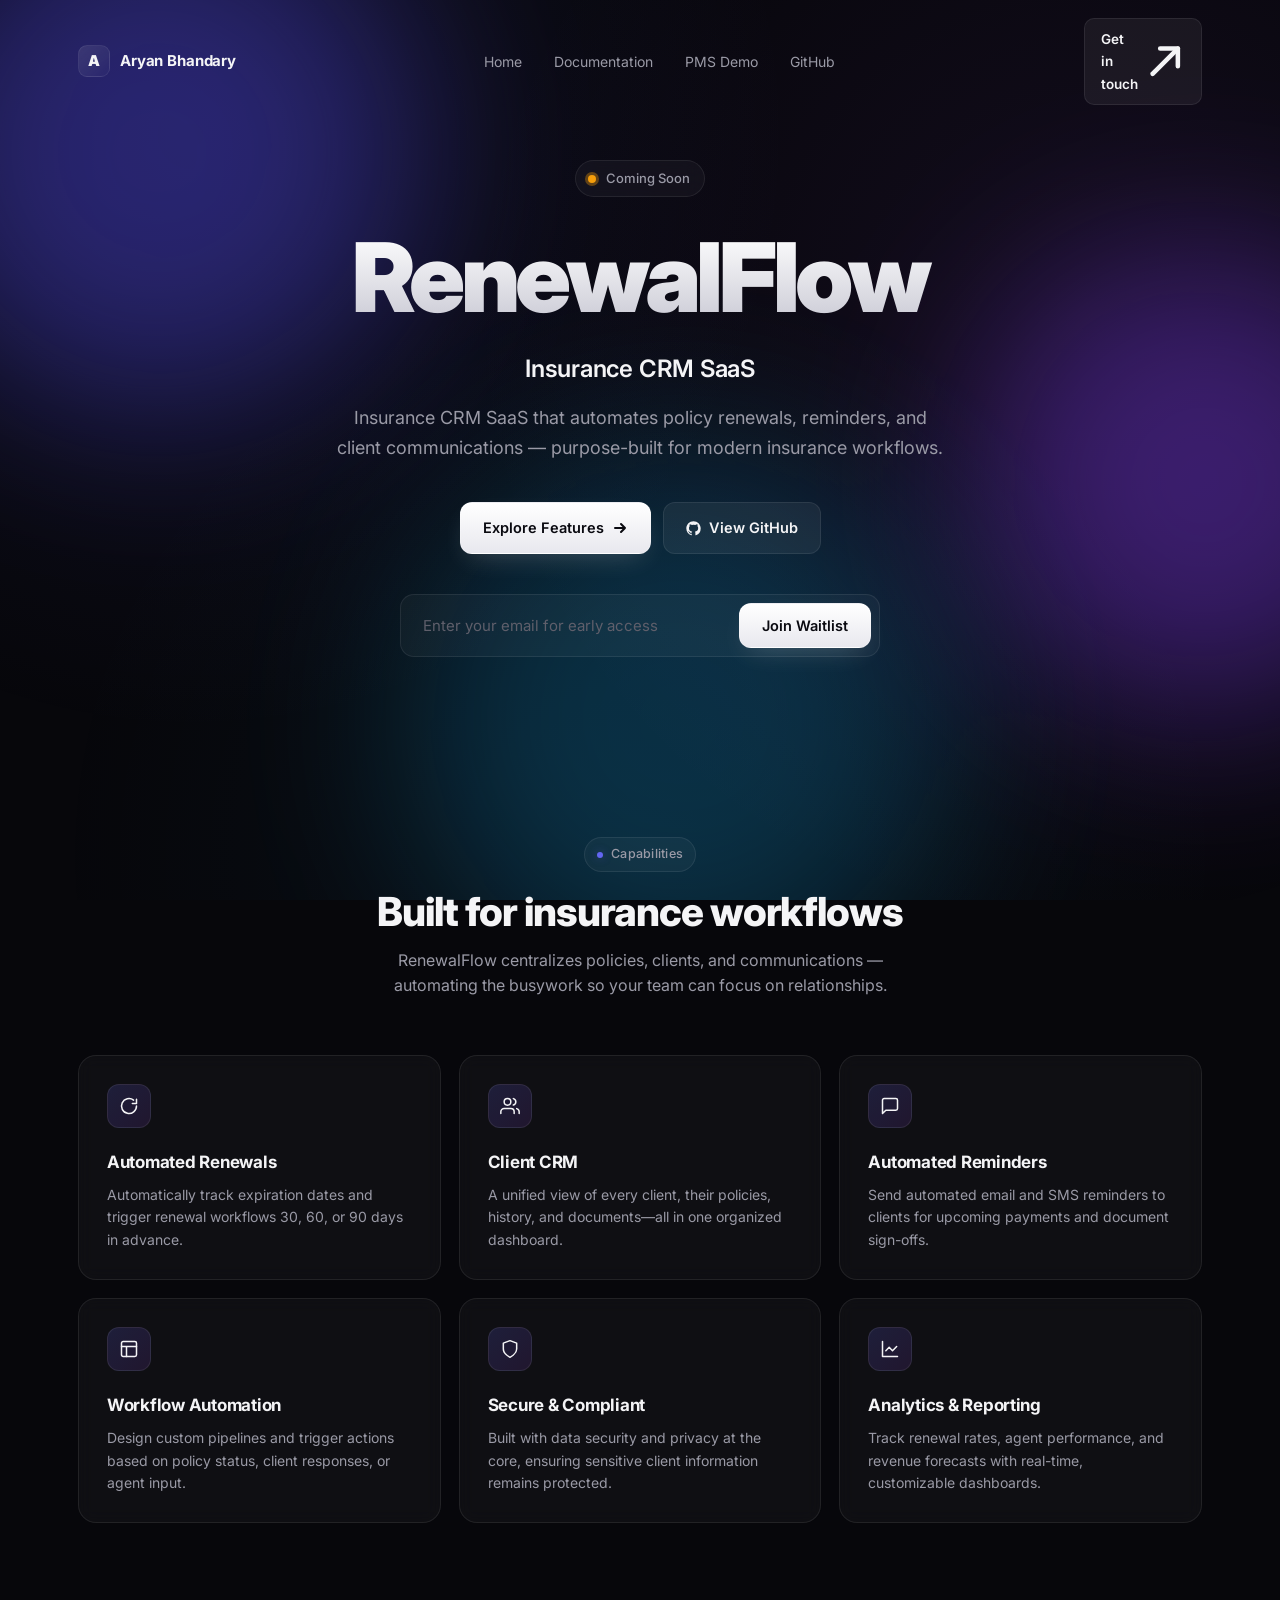
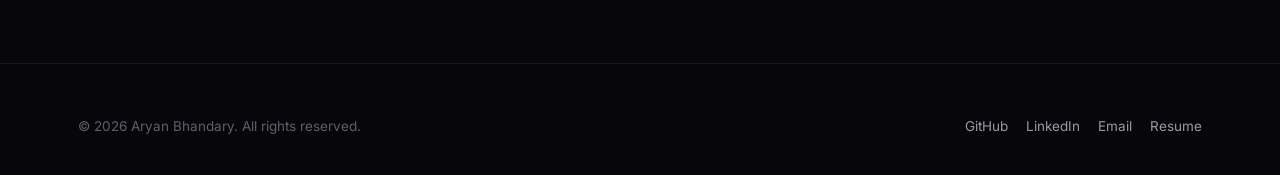
<file: deploy/sites/renewalflow.aryanb.dev/index.html>
<!DOCTYPE html>
<html lang="en">
<head>
<meta charset="UTF-8" />
<meta name="viewport" content="width=device-width, initial-scale=1.0" />

<title>RenewalFlow — Insurance CRM SaaS</title>
<meta name="description" content="RenewalFlow is an insurance CRM SaaS that automates policy renewals, reminders, and client communications — purpose-built for insurance workflows." />
<meta name="author" content="Aryan Bhandary" />
<meta name="theme-color" content="#07070b" />

<!-- Open Graph -->
<meta property="og:type" content="website" />
<meta property="og:title" content="RenewalFlow — Insurance CRM SaaS" />
<meta property="og:description" content="Insurance CRM SaaS that automates policy renewals, reminders, and client communications. Coming soon." />
<meta property="og:url" content="https://renewalflow.aryanb.dev" />
<meta property="og:site_name" content="Aryan Bhandary — Software Engineer" />
<meta property="og:locale" content="en_US" />

<!-- Twitter -->
<meta name="twitter:card" content="summary_large_image" />
<meta name="twitter:title" content="RenewalFlow — Insurance CRM SaaS" />
<meta name="twitter:description" content="Insurance CRM SaaS that automates policy renewals, reminders, and client communications. Coming soon." />

<!-- Favicon (matches homepage) -->
<link rel="icon" href="data:image/svg+xml,%3Csvg xmlns='http://www.w3.org/2000/svg' viewBox='0 0 100 100'%3E%3Crect width='100' height='100' rx='24' fill='%2307070b'/%3E%3Ctext x='50' y='72' font-family='Inter,sans-serif' font-size='62' font-weight='800' text-anchor='middle' fill='%23ffffff'%3EA%3C/text%3E%3C/svg%3E" />
<link rel="apple-touch-icon" href="data:image/svg+xml,%3Csvg xmlns='http://www.w3.org/2000/svg' viewBox='0 0 100 100'%3E%3Crect width='100' height='100' rx='24' fill='%2307070b'/%3E%3Ctext x='50' y='72' font-family='Inter,sans-serif' font-size='62' font-weight='800' text-anchor='middle' fill='%23ffffff'%3EA%3C/text%3E%3C/svg%3E" />

<!-- Fonts -->
<link rel="preconnect" href="https://fonts.googleapis.com" />
<link rel="preconnect" href="https://fonts.gstatic.com" crossorigin />
<link href="https://fonts.googleapis.com/css2?family=Inter:wght@400;500;600;700;800;900&display=swap" rel="stylesheet" />

<style>
  /* ===== Reset ===== */
  *, *::before, *::after { box-sizing: border-box; margin: 0; padding: 0; }
  html { scroll-behavior: smooth; -webkit-text-size-adjust: 100%; }
  @media (prefers-reduced-motion: reduce) {
    html { scroll-behavior: auto; }
    *, *::before, *::after {
      animation-duration: 0.01ms !important;
      animation-iteration-count: 1 !important;
      transition-duration: 0.01ms !important;
    }
  }

  :root {
    --bg: #07070b;
    --bg-alt: #0a0a10;
    --surface: rgba(255, 255, 255, 0.035);
    --surface-2: rgba(255, 255, 255, 0.06);
    --surface-hover: rgba(255, 255, 255, 0.075);
    --border: rgba(255, 255, 255, 0.08);
    --border-strong: rgba(255, 255, 255, 0.16);
    --text: #f4f4f6;
    --text-muted: #9a9aa6;
    --text-dim: #5f5f6b;
    --accent: #6366f1;
    --accent-2: #a855f7;
    --accent-glow: rgba(99, 102, 241, 0.35);
    --accent-2-glow: rgba(168, 85, 247, 0.28);
    --radius: 18px;
    --radius-sm: 10px;
    --radius-lg: 28px;
    --max-width: 1180px;
  }

  body {
    font-family: 'Inter', -apple-system, BlinkMacSystemFont, 'Segoe UI', Roboto, sans-serif;
    background: var(--bg);
    color: var(--text);
    line-height: 1.65;
    font-size: 16px;
    -webkit-font-smoothing: antialiased;
    -moz-osx-font-smoothing: grayscale;
    overflow-x: hidden;
    position: relative;
    min-height: 100vh;
  }

  /* ===== Background accents (matches homepage) ===== */
  .bg-accent {
    position: fixed;
    inset: 0;
    z-index: -2;
    overflow: hidden;
    pointer-events: none;
  }
  .bg-accent::before {
    content: '';
    position: absolute;
    top: 0; left: 0; right: 0; bottom: 0;
    background:
      radial-gradient(circle at 15% 15%, rgba(99, 102, 241, 0.10), transparent 45%),
      radial-gradient(circle at 85% 35%, rgba(168, 85, 247, 0.08), transparent 50%),
      radial-gradient(circle at 50% 95%, rgba(56, 189, 248, 0.05), transparent 55%);
  }
  .bg-blob {
    position: absolute;
    border-radius: 50%;
    filter: blur(90px);
    opacity: 0.4;
    animation: float 22s ease-in-out infinite;
  }
  .blob-1 { top: -12%; left: -8%; width: 520px; height: 520px; background: #4f46e5; }
  .blob-2 { top: 28%; right: -12%; width: 460px; height: 460px; background: #7c3aed; animation-delay: -7s; }
  .blob-3 { bottom: -10%; left: 32%; width: 540px; height: 540px; background: #0ea5e9; animation-delay: -14s; opacity: 0.22; }
  @keyframes float {
    0%, 100% { transform: translate(0, 0) scale(1); }
    33% { transform: translate(40px, -30px) scale(1.06); }
    66% { transform: translate(-30px, 25px) scale(0.96); }
  }

  /* ===== Layout ===== */
  .container { width: 100%; max-width: var(--max-width); margin: 0 auto; padding: 0 28px; }

  /* ===== Nav (matches homepage) ===== */
  .nav {
    position: fixed;
    top: 0; left: 0; right: 0;
    z-index: 100;
    padding: 18px 0;
    transition: background-color 0.35s ease, border-color 0.35s ease, backdrop-filter 0.35s ease;
    border-bottom: 1px solid transparent;
  }
  .nav.scrolled {
    background: rgba(7, 7, 11, 0.72);
    backdrop-filter: saturate(160%) blur(20px);
    -webkit-backdrop-filter: saturate(160%) blur(20px);
    border-bottom-color: var(--border);
  }
  .nav-inner {
    display: flex;
    align-items: center;
    justify-content: space-between;
    gap: 24px;
  }
  .brand {
    display: inline-flex;
    align-items: center;
    gap: 10px;
    text-decoration: none;
    color: var(--text);
    font-weight: 700;
    font-size: 15px;
    letter-spacing: -0.01em;
    transition: opacity 0.2s ease;
  }
  .brand:hover { opacity: 0.85; }
  .brand-mark {
    width: 32px; height: 32px;
    display: grid; place-items: center;
    background: linear-gradient(135deg, rgba(255,255,255,0.10), rgba(255,255,255,0.02));
    border: 1px solid var(--border);
    border-radius: 9px;
    font-weight: 900;
    font-size: 15px;
    color: var(--text);
  }
  .brand-active {
    color: var(--text) !important;
    background: var(--surface-2) !important;
  }

  .nav-links {
    display: flex;
    align-items: center;
    gap: 4px;
    list-style: none;
  }
  .nav-links a {
    display: inline-flex;
    align-items: center;
    padding: 8px 14px;
    font-size: 14px;
    color: var(--text-muted);
    text-decoration: none;
    border-radius: 8px;
    transition: color 0.2s ease, background-color 0.2s ease;
  }
  .nav-links a:hover { color: var(--text); background: var(--surface); }

  .nav-cta {
    display: inline-flex;
    align-items: center;
    gap: 6px;
    padding: 9px 16px;
    font-size: 13.5px;
    font-weight: 600;
    color: var(--text);
    background: var(--surface-2);
    border: 1px solid var(--border);
    border-radius: 10px;
    text-decoration: none;
    transition: transform 0.2s ease, background-color 0.2s ease, border-color 0.2s ease;
  }
  .nav-cta:hover {
    transform: translateY(-1px);
    background: var(--surface-hover);
    border-color: var(--border-strong);
  }

  .menu-btn {
    display: none;
    width: 40px; height: 40px;
    align-items: center;
    justify-content: center;
    background: var(--surface-2);
    border: 1px solid var(--border);
    border-radius: 10px;
    cursor: pointer;
    color: var(--text);
  }
  .menu-btn:hover { background: var(--surface-hover); }
  .menu-btn svg { width: 18px; height: 18px; }

  /* ===== Buttons (matches homepage) ===== */
  .btn {
    display: inline-flex;
    align-items: center;
    justify-content: center;
    gap: 8px;
    padding: 13px 22px;
    font-size: 14.5px;
    font-weight: 600;
    text-decoration: none;
    border-radius: 12px;
    border: 1px solid transparent;
    transition: transform 0.2s ease, box-shadow 0.25s ease, background-color 0.2s ease, border-color 0.2s ease, color 0.2s ease;
    cursor: pointer;
    white-space: nowrap;
    font-family: inherit;
  }
  .btn svg { width: 16px; height: 16px; flex-shrink: 0; }
  .btn-primary {
    background: linear-gradient(180deg, #ffffff, #e8e8ee);
    color: #0a0a10;
    border-color: rgba(255,255,255,0.16);
    box-shadow: 0 10px 28px -10px rgba(255,255,255,0.22), inset 0 1px 0 rgba(255,255,255,0.5);
  }
  .btn-primary:hover {
    transform: translateY(-2px);
    box-shadow: 0 16px 40px -12px rgba(255,255,255,0.3), inset 0 1px 0 rgba(255,255,255,0.6);
  }
  .btn-secondary {
    background: var(--surface-2);
    color: var(--text);
    border-color: var(--border);
    backdrop-filter: blur(10px);
  }
  .btn-secondary:hover {
    transform: translateY(-2px);
    background: var(--surface-hover);
    border-color: var(--border-strong);
  }
  .btn-ghost {
    background: transparent;
    color: var(--text);
    border-color: var(--border);
    padding: 9px 14px;
    font-size: 13.5px;
  }
  .btn-ghost:hover {
    background: var(--surface);
    border-color: var(--border-strong);
    transform: translateY(-1px);
  }
  .btn-block { width: 100%; }

  /* ===== Section ===== */
  section { padding: 100px 0; position: relative; }
  .section-head { max-width: 640px; margin-bottom: 56px; }
  .section-head.center { margin-left: auto; margin-right: auto; text-align: center; }
  .eyebrow {
    display: inline-flex;
    align-items: center;
    gap: 8px;
    padding: 6px 12px;
    font-size: 12.5px;
    font-weight: 500;
    color: var(--text-muted);
    background: var(--surface);
    border: 1px solid var(--border);
    border-radius: 100px;
    margin-bottom: 18px;
    letter-spacing: 0.02em;
  }
  .eyebrow .dot {
    width: 6px; height: 6px;
    border-radius: 50%;
    background: var(--accent);
    box-shadow: 0 0 10px var(--accent-glow);
  }
  .section-title {
    font-size: clamp(28px, 4vw, 40px);
    font-weight: 800;
    letter-spacing: -0.028em;
    line-height: 1.1;
    margin-bottom: 14px;
  }
  .section-sub {
    font-size: 16px;
    color: var(--text-muted);
    line-height: 1.6;
    max-width: 56ch;
  }
  .section-head.center .section-sub { margin: 0 auto; }

  /* ===== Hero (matches homepage) ===== */
  .hero { padding: 160px 0 80px; position: relative; }
  .hero-inner {
    max-width: 880px;
    margin: 0 auto;
    text-align: center;
  }
  .hero-eyebrow {
    display: inline-flex;
    align-items: center;
    gap: 10px;
    padding: 7px 14px 7px 8px;
    font-size: 13px;
    font-weight: 500;
    color: var(--text-muted);
    background: var(--surface);
    border: 1px solid var(--border);
    border-radius: 100px;
    backdrop-filter: blur(10px);
    margin-bottom: 32px;
    opacity: 0;
    animation: fadeUp 0.7s 0.05s ease forwards;
  }
  .hero-eyebrow .pulse {
    position: relative;
    width: 8px; height: 8px;
    border-radius: 50%;
    background: #f59e0b; /* Amber for "coming soon" */
    margin-left: 4px;
  }
  .hero-eyebrow .pulse::after {
    content: '';
    position: absolute;
    inset: -3px;
    border-radius: 50%;
    background: #f59e0b;
    opacity: 0.35;
    animation: ping 2s cubic-bezier(0,0,0.2,1) infinite;
  }
  @keyframes ping {
    0% { transform: scale(1); opacity: 0.5; }
    80%, 100% { transform: scale(2.2); opacity: 0; }
  }

  .hero h1 {
    font-size: clamp(46px, 8.5vw, 96px);
    font-weight: 900;
    line-height: 1.02;
    letter-spacing: -0.045em;
    margin-bottom: 22px;
    background: linear-gradient(180deg, #ffffff 0%, #c9c9d4 100%);
    -webkit-background-clip: text;
    background-clip: text;
    -webkit-text-fill-color: transparent;
    opacity: 0;
    animation: fadeUp 0.8s 0.12s ease forwards;
  }
  .hero-subtitle {
    font-size: clamp(18px, 2.4vw, 24px);
    font-weight: 600;
    color: var(--text);
    margin-bottom: 14px;
    letter-spacing: -0.01em;
    opacity: 0;
    animation: fadeUp 0.8s 0.2s ease forwards;
  }
  .hero-desc {
    font-size: clamp(16px, 1.5vw, 18px);
    color: var(--text-muted);
    max-width: 620px;
    margin: 0 auto 40px;
    line-height: 1.65;
    opacity: 0;
    animation: fadeUp 0.8s 0.26s ease forwards;
  }
  .hero-cta {
    display: flex;
    flex-wrap: wrap;
    gap: 12px;
    justify-content: center;
    opacity: 0;
    animation: fadeUp 0.8s 0.34s ease forwards;
  }

  @keyframes fadeUp {
    from { opacity: 0; transform: translateY(20px); }
    to { opacity: 1; transform: translateY(0); }
  }

  /* ===== Waitlist Form ===== */
  .waitlist {
    max-width: 480px;
    margin: 40px auto 0;
    opacity: 0;
    animation: fadeUp 0.8s 0.42s ease forwards;
  }
  .waitlist-form {
    display: flex;
    gap: 8px;
    padding: 8px;
    background: var(--surface);
    border: 1px solid var(--border);
    border-radius: 14px;
    backdrop-filter: blur(10px);
    transition: border-color 0.2s ease, background-color 0.2s ease;
  }
  .waitlist-form:focus-within {
    border-color: var(--border-strong);
    background: var(--surface-2);
  }
  .waitlist-input {
    flex: 1;
    background: transparent;
    border: none;
    outline: none;
    padding: 10px 14px;
    color: var(--text);
    font-family: inherit;
    font-size: 15px;
  }
  .waitlist-input::placeholder { color: var(--text-dim); }
  .waitlist-success {
    display: none;
    padding: 14px 18px;
    background: rgba(16, 185, 129, 0.1);
    border: 1px solid rgba(16, 185, 129, 0.3);
    border-radius: 12px;
    color: #10b981;
    font-size: 14.5px;
    font-weight: 500;
    align-items: center;
    gap: 10px;
  }
  .waitlist-success.show { display: flex; animation: fadeIn 0.4s ease forwards; }
  .waitlist-success svg { width: 18px; height: 18px; flex-shrink: 0; }
  @keyframes fadeIn { from { opacity: 0; } to { opacity: 1; } }

  /* ===== Feature Cards ===== */
  .features-grid {
    display: grid;
    grid-template-columns: repeat(1, 1fr);
    gap: 18px;
  }
  @media (min-width: 680px) { .features-grid { grid-template-columns: repeat(2, 1fr); } }
  @media (min-width: 980px) { .features-grid { grid-template-columns: repeat(3, 1fr); } }

  .feature-card {
    position: relative;
    display: flex;
    flex-direction: column;
    padding: 28px;
    background: var(--surface);
    border: 1px solid var(--border);
    border-radius: var(--radius);
    overflow: hidden;
    transition: transform 0.25s ease, border-color 0.25s ease, background-color 0.25s ease;
    backdrop-filter: blur(8px);
  }
  .feature-card::before {
    content: '';
    position: absolute;
    inset: 0;
    background: radial-gradient(500px circle at var(--mx, 50%) var(--my, 50%), rgba(99, 102, 241, 0.10), transparent 45%);
    opacity: 0;
    transition: opacity 0.4s ease;
    pointer-events: none;
  }
  .feature-card:hover {
    transform: translateY(-4px);
    border-color: var(--border-strong);
    background: var(--surface-2);
  }
  .feature-card:hover::before { opacity: 1; }

  .feature-icon {
    width: 44px; height: 44px;
    display: grid; place-items: center;
    background: linear-gradient(135deg, rgba(99,102,241,0.18), rgba(168,85,247,0.12));
    border: 1px solid var(--border);
    border-radius: 12px;
    color: var(--text);
    margin-bottom: 20px;
    transition: transform 0.25s ease;
  }
  .feature-card:hover .feature-icon { transform: scale(1.05); }
  .feature-icon svg { width: 20px; height: 20px; }

  .feature-title {
    font-size: 17px;
    font-weight: 700;
    letter-spacing: -0.015em;
    margin-bottom: 8px;
  }
  .feature-desc {
    color: var(--text-muted);
    font-size: 14px;
    line-height: 1.6;
  }

  /* ===== Footer (matches homepage) ===== */
  footer {
    padding: 48px 0 36px;
    border-top: 1px solid var(--border);
    margin-top: 40px;
  }
  .footer-inner {
    display: flex;
    flex-wrap: wrap;
    align-items: center;
    justify-content: space-between;
    gap: 16px;
  }
  .footer-inner p { color: var(--text-dim); font-size: 13.5px; }
  .footer-links {
    display: flex;
    gap: 18px;
    list-style: none;
  }
  .footer-links a {
    color: var(--text-muted);
    text-decoration: none;
    font-size: 13.5px;
    transition: color 0.2s ease;
  }
  .footer-links a:hover { color: var(--text); }

  /* ===== Scroll reveal ===== */
  .reveal {
    opacity: 0;
    transform: translateY(24px);
    transition: opacity 0.7s ease, transform 0.7s ease;
  }
  .reveal.in {
    opacity: 1;
    transform: translateY(0);
  }

  /* ===== Responsive ===== */
  @media (max-width: 820px) {
    .nav-links { display: none; }
    .nav-cta { display: none; }
    .menu-btn { display: inline-flex; }
    .nav-links.open {
      display: flex;
      position: absolute;
      top: calc(100% + 10px);
      left: 16px;
      right: 16px;
      flex-direction: column;
      align-items: stretch;
      gap: 2px;
      padding: 10px;
      background: rgba(10, 10, 16, 0.96);
      backdrop-filter: blur(20px);
      border: 1px solid var(--border);
      border-radius: 14px;
      box-shadow: 0 20px 50px -10px rgba(0,0,0,0.5);
    }
    .nav-links.open a { padding: 12px 14px; border-radius: 8px; }
  }
  @media (max-width: 600px) {
    section { padding: 72px 0; }
    .hero { padding: 130px 0 60px; }
    .container { padding: 0 20px; }
    .waitlist-form { flex-direction: column; gap: 8px; padding: 12px; }
    .waitlist-form .btn { width: 100%; }
    .feature-card { padding: 24px; }
  }
</style>
</head>
<body>

<!-- Background -->
<div class="bg-accent" aria-hidden="true">
  <div class="bg-blob blob-1"></div>
  <div class="bg-blob blob-2"></div>
  <div class="bg-blob blob-3"></div>
</div>

<!-- Nav -->
<header class="nav" id="nav">
  <div class="container nav-inner">
    <a href="https://aryanb.dev" class="brand" aria-label="Aryan Bhandary — Home">
      <span class="brand-mark" aria-hidden="true">A</span>
      <span>Aryan Bhandary</span>
    </a>
    <nav aria-label="Primary">
      <ul class="nav-links" id="navLinks">
        <li><a href="https://aryanb.dev">Home</a></li>
        <li><a href="https://docs.aryanb.dev">Documentation</a></li>
        <li><a href="https://pms.aryanb.dev">PMS Demo</a></li>
        <li><a href="https://github.com/RedSun18">GitHub</a></li>
      </ul>
    </nav>
    <a href="https://aryanb.dev#contact" class="nav-cta">
      Get in touch
      <svg viewBox="0 0 16 16" fill="none" stroke="currentColor" stroke-width="1.8" stroke-linecap="round" stroke-linejoin="round" aria-hidden="true"><path d="M6 3h7v7"/><path d="M13 3 3 13"/></svg>
    </a>
    <button class="menu-btn" id="menuBtn" aria-label="Toggle menu" aria-expanded="false" aria-controls="navLinks">
      <svg id="menuIcon" viewBox="0 0 16 16" fill="none" stroke="currentColor" stroke-width="1.8" stroke-linecap="round" aria-hidden="true"><path d="M2 4h12M2 8h12M2 12h12"/></svg>
    </button>
  </div>
</header>

<main id="top">

  <!-- Hero -->
  <section class="hero">
    <div class="container">
      <div class="hero-inner">
        <span class="hero-eyebrow">
          <span class="pulse" aria-hidden="true"></span>
          Coming Soon
        </span>
        <h1>RenewalFlow</h1>
        <p class="hero-subtitle">Insurance CRM SaaS</p>
        <p class="hero-desc">
          Insurance CRM SaaS that automates policy renewals, reminders, and client communications — purpose-built for modern insurance workflows.
        </p>
        <div class="hero-cta">
          <a href="#features" class="btn btn-primary">
            Explore Features
            <svg viewBox="0 0 16 16" fill="none" stroke="currentColor" stroke-width="2" stroke-linecap="round" stroke-linejoin="round" aria-hidden="true"><path d="M3 8h10M9 4l4 4-4 4"/></svg>
          </a>
          <a href="https://github.com/RedSun18" class="btn btn-secondary" target="_blank" rel="noopener">
            <svg viewBox="0 0 24 24" fill="currentColor" aria-hidden="true" style="width:15px;height:15px"><path d="M12 .5C5.65.5.5 5.65.5 12c0 5.08 3.29 9.39 7.86 10.91.58.11.79-.25.79-.56v-2c-3.2.7-3.88-1.54-3.88-1.54-.53-1.34-1.3-1.7-1.3-1.7-1.06-.72.08-.71.08-.71 1.17.08 1.79 1.2 1.79 1.2 1.04 1.78 2.73 1.27 3.4.97.11-.75.41-1.27.74-1.56-2.55-.29-5.23-1.28-5.23-5.69 0-1.26.45-2.28 1.19-3.09-.12-.29-.52-1.46.11-3.05 0 0 .97-.31 3.18 1.18a11 11 0 0 1 5.8 0c2.2-1.49 3.17-1.18 3.17-1.18.63 1.59.23 2.76.11 3.05.74.81 1.19 1.83 1.19 3.09 0 4.42-2.69 5.39-5.25 5.68.42.36.79 1.07.79 2.16v3.2c0 .31.21.68.8.56A11.51 11.51 0 0 0 23.5 12C23.5 5.65 18.35.5 12 .5Z"/></svg>
            View GitHub
          </a>
        </div>

        <!-- Waitlist Form -->
        <div class="waitlist">
          <form class="waitlist-form" id="waitlistForm">
            <input type="email" class="waitlist-input" placeholder="Enter your email for early access" required aria-label="Email address" />
            <button type="submit" class="btn btn-primary">Join Waitlist</button>
          </form>
          <div class="waitlist-success" id="waitlistSuccess" role="status">
            <svg viewBox="0 0 24 24" fill="none" stroke="currentColor" stroke-width="2" stroke-linecap="round" stroke-linejoin="round" aria-hidden="true"><path d="M22 11.08V12a10 10 0 1 1-5.93-9.14"/><path d="m9 11 3 3L22 4"/></svg>
            You're on the list! We'll be in touch soon.
          </div>
        </div>
      </div>
    </div>
  </section>

  <!-- Features -->
  <section id="features" class="reveal">
    <div class="container">
      <div class="section-head center">
        <span class="eyebrow"><span class="dot"></span> Capabilities</span>
        <h2 class="section-title">Built for insurance workflows</h2>
        <p class="section-sub">RenewalFlow centralizes policies, clients, and communications — automating the busywork so your team can focus on relationships.</p>
      </div>

      <div class="features-grid">
        <!-- Feature 1 -->
        <div class="feature-card" data-tilt>
          <div class="feature-icon" aria-hidden="true">
            <svg viewBox="0 0 24 24" fill="none" stroke="currentColor" stroke-width="1.8" stroke-linecap="round" stroke-linejoin="round"><path d="M21 12a9 9 0 1 1-3.5-7.1"/><path d="M21 4v5h-5"/></svg>
          </div>
          <h3 class="feature-title">Automated Renewals</h3>
          <p class="feature-desc"> Automatically track expiration dates and trigger renewal workflows 30, 60, or 90 days in advance.</p>
        </div>

        <!-- Feature 2 -->
        <div class="feature-card" data-tilt>
          <div class="feature-icon" aria-hidden="true">
            <svg viewBox="0 0 24 24" fill="none" stroke="currentColor" stroke-width="1.8" stroke-linecap="round" stroke-linejoin="round"><path d="M17 21v-2a4 4 0 0 0-4-4H5a4 4 0 0 0-4 4v2"/><circle cx="9" cy="7" r="4"/><path d="M23 21v-2a4 4 0 0 0-3-3.87M16 3.13a4 4 0 0 1 0 7.75"/></svg>
          </div>
          <h3 class="feature-title">Client CRM</h3>
          <p class="feature-desc">A unified view of every client, their policies, history, and documents—all in one organized dashboard.</p>
        </div>

        <!-- Feature 3 -->
        <div class="feature-card" data-tilt>
          <div class="feature-icon" aria-hidden="true">
            <svg viewBox="0 0 24 24" fill="none" stroke="currentColor" stroke-width="1.8" stroke-linecap="round" stroke-linejoin="round"><path d="M21 15a2 2 0 0 1-2 2H7l-4 4V5a2 2 0 0 1 2-2h14a2 2 0 0 1 2 2z"/></svg>
          </div>
          <h3 class="feature-title">Automated Reminders</h3>
          <p class="feature-desc">Send automated email and SMS reminders to clients for upcoming payments and document sign-offs.</p>
        </div>

        <!-- Feature 4 -->
        <div class="feature-card" data-tilt>
          <div class="feature-icon" aria-hidden="true">
            <svg viewBox="0 0 24 24" fill="none" stroke="currentColor" stroke-width="1.8" stroke-linecap="round" stroke-linejoin="round"><rect x="3" y="3" width="18" height="18" rx="2"/><path d="M3 9h18M9 21V9"/></svg>
          </div>
          <h3 class="feature-title">Workflow Automation</h3>
          <p class="feature-desc">Design custom pipelines and trigger actions based on policy status, client responses, or agent input.</p>
        </div>

        <!-- Feature 5 -->
        <div class="feature-card" data-tilt>
          <div class="feature-icon" aria-hidden="true">
            <svg viewBox="0 0 24 24" fill="none" stroke="currentColor" stroke-width="1.8" stroke-linecap="round" stroke-linejoin="round"><path d="M12 22s8-4 8-10V5l-8-3-8 3v7c0 6 8 10 8 10Z"/></svg>
          </div>
          <h3 class="feature-title">Secure & Compliant</h3>
          <p class="feature-desc">Built with data security and privacy at the core, ensuring sensitive client information remains protected.</p>
        </div>

        <!-- Feature 6 -->
        <div class="feature-card" data-tilt>
          <div class="feature-icon" aria-hidden="true">
            <svg viewBox="0 0 24 24" fill="none" stroke="currentColor" stroke-width="1.8" stroke-linecap="round" stroke-linejoin="round"><path d="M3 3v18h18"/><path d="M7 14l4-4 4 4 5-5"/></svg>
          </div>
          <h3 class="feature-title">Analytics & Reporting</h3>
          <p class="feature-desc">Track renewal rates, agent performance, and revenue forecasts with real-time, customizable dashboards.</p>
        </div>
      </div>
    </div>
  </section>

</main>

<!-- Footer (matches homepage) -->
<footer>
  <div class="container footer-inner">
    <p>© <span id="year"></span> Aryan Bhandary. All rights reserved.</p>
    <ul class="footer-links">
      <li><a href="https://github.com/RedSun18" target="_blank" rel="noopener">GitHub</a></li>
      <li><a href="https://www.linkedin.com/in/aryan-bhandary-0812b8217/" target="_blank" rel="noopener">LinkedIn</a></li>
      <li><a href="mailto:hello@aryanb.dev">Email</a></li>
      <li><a href="https://aryanb.dev/resume.pdf">Resume</a></li>
    </ul>
  </div>
</footer>

<script>
  // Year
  document.getElementById('year').textContent = new Date().getFullYear();

  // Nav scroll state
  const nav = document.getElementById('nav');
  const onScroll = () => {
    if (window.scrollY > 12) nav.classList.add('scrolled');
    else nav.classList.remove('scrolled');
  };
  window.addEventListener('scroll', onScroll, { passive: true });
  onScroll();

  // Mobile menu
  const menuBtn = document.getElementById('menuBtn');
  const navLinks = document.getElementById('navLinks');
  const menuIcon = document.getElementById('menuIcon');
  let menuOpen = false;

  function setMenu(open) {
    menuOpen = open;
    navLinks.classList.toggle('open', open);
    menuBtn.setAttribute('aria-expanded', String(open));
    menuIcon.innerHTML = open
      ? '<path d="M3 3l10 10M13 3 3 13"/>'
      : '<path d="M2 4h12M2 8h12M2 12h12"/>';
  }
  menuBtn.addEventListener('click', () => setMenu(!menuOpen));
  navLinks.querySelectorAll('a').forEach(a => a.addEventListener('click', () => setMenu(false)));
  document.addEventListener('keydown', (e) => { if (e.key === 'Escape' && menuOpen) setMenu(false); });

  // Scroll reveal
  const revealEls = document.querySelectorAll('.reveal');
  const io = new IntersectionObserver((entries) => {
    entries.forEach(e => {
      if (e.isIntersecting) {
        e.target.classList.add('in');
        io.unobserve(e.target);
      }
    });
  }, { threshold: 0.12, rootMargin: '0px 0px -40px 0px' });
  revealEls.forEach(el => io.observe(el));

  // Feature card mouse-tracked glow
  document.querySelectorAll('.feature-card').forEach(card => {
    card.addEventListener('mousemove', (e) => {
      const r = card.getBoundingClientRect();
      card.style.setProperty('--mx', ((e.clientX - r.left) / r.width * 100) + '%');
      card.style.setProperty('--my', ((e.clientY - r.top) / r.height * 100) + '%');
    });
  });

  // Waitlist form
  const form = document.getElementById('waitlistForm');
  const success = document.getElementById('waitlistSuccess');
  form.addEventListener('submit', (e) => {
    e.preventDefault();
    form.style.display = 'none';
    success.classList.add('show');
  });
</script>
</body>
</html>
</file>
